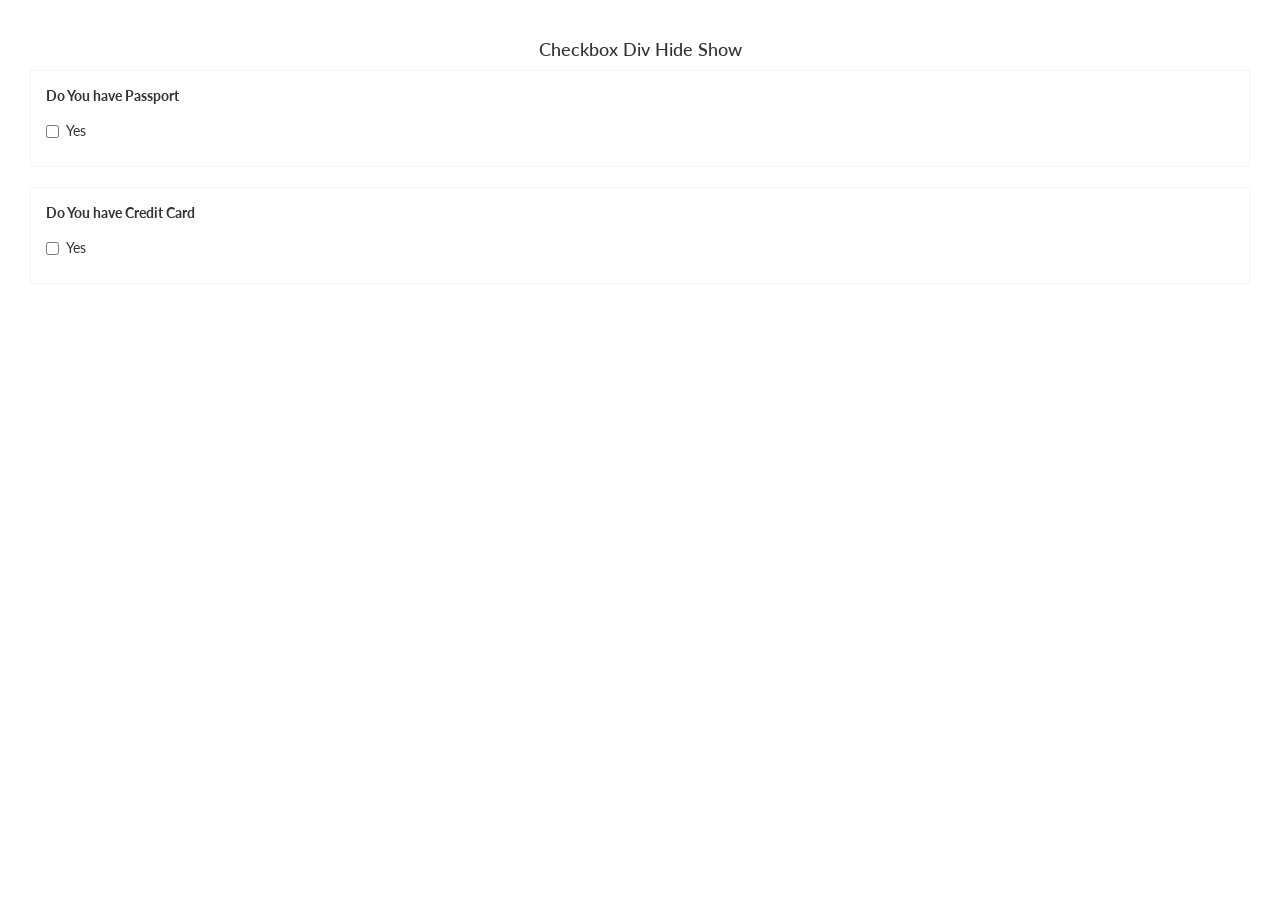
<file: Câu 12_6651071085/index.html>
<!DOCTYPE html>
<html lang="en">
<head>
<meta charset="UTF-8">	
<title>D CODE SHOW</title>
<link rel="stylesheet" href="css/bootstrap.min.css">
<link rel="stylesheet" href="css/style.css">
<style>
</style>
</head>
<body>
<h4>Checkbox Div Hide Show</h4>

<div class="checkbox-card">
	<label for="">Do You have Passport</label>
	<div class="checkbox">
		<label>
			<input type="checkbox" class="checkme">Yes
		</label>
	</div>
	<div class="passport-box">
		<input type="text" placeholder="Enter Passport Number" 
		class="form-control">
	</div>
	<div class="apply-box">
		<a href="">Apply For Passport</a>
	</div>
</div>
<br>
<div class="checkbox-card">
	<label for="">Do You have Credit Card</label>
	<div class="checkbox">
		<label>
			<input type="checkbox" class="checkme">Yes
		</label>
	</div>
	<div class="passport-box">
		<input type="text" placeholder="Enter Credit Card Number" 
		class="form-control">
	</div>
	<div class="apply-box">
		<a href="">Apply For Credit Card</a>
	</div>
</div>


<script src="js/jquery-latest.min.js"></script>
<script>
		$(document).ready(function(){
			$(".checkme").click(function(){
				if($(this).is(":checked")){
					$(this).closest(".checkbox-card").find(".passport-box").show();
					$(this).closest(".checkbox-card").find(".apply-box").hide();
				}else{
					$(this).closest(".checkbox-card").find(".passport-box").hide();
					$(this).closest(".checkbox-card").find(".apply-box").show();
				}
			});
		});
	</script>	
</body>
</html>
</file>
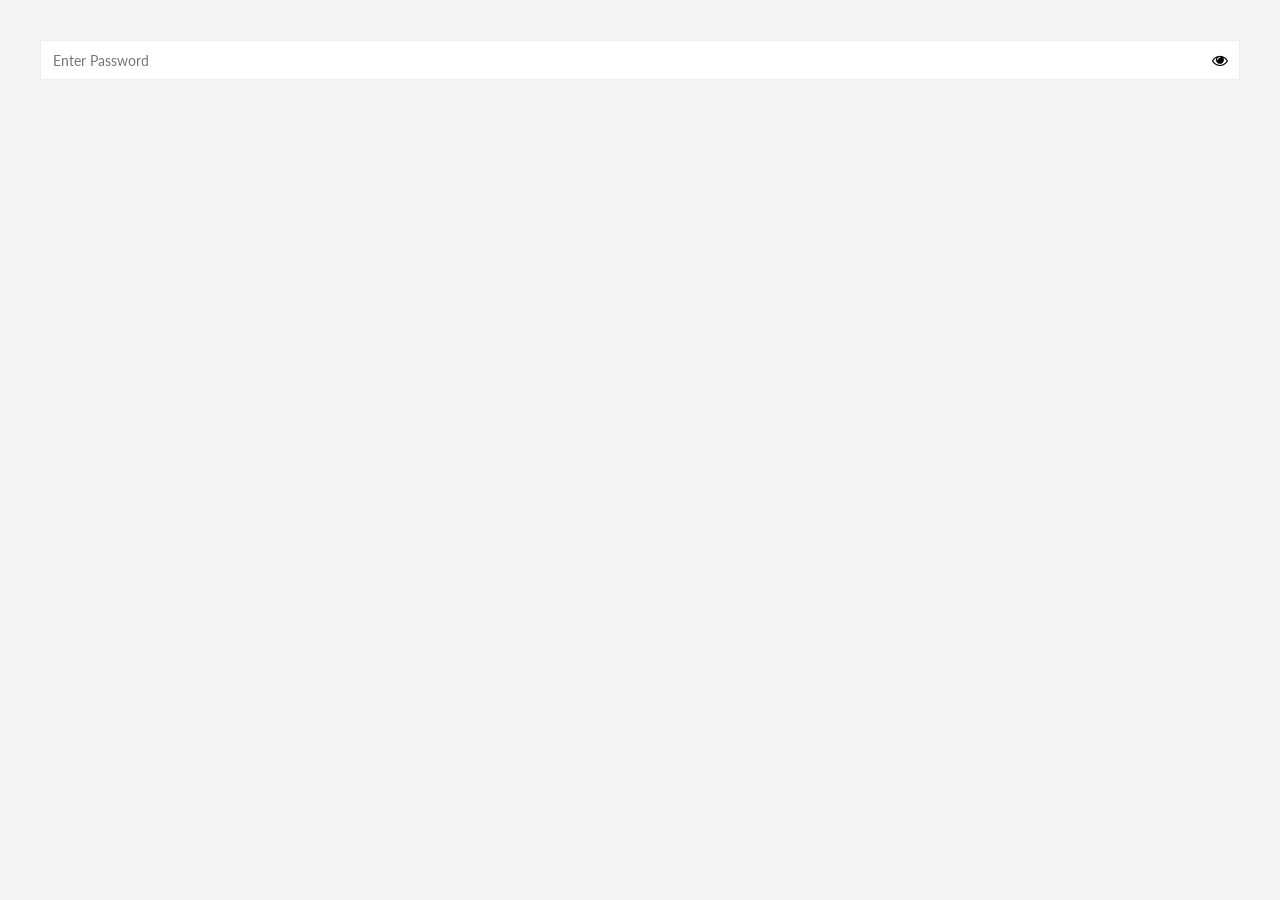
<file: Câu 13_6651071085/index.html>
<!DOCTYPE html>
<html lang="en">
<head>
<meta name="viewport" content="width=device-width, initial-scale=1.0, user-scalable=no">
<title>Home</title>
<meta charset="UTF-8">
<!--Font Awesome CDN Link-->
<link href="https://stackpath.bootstrapcdn.com/font-awesome/4.7.0/css/font-awesome.min.css" rel="stylesheet" type="text/css"/>
<link rel="stylesheet" href="css/style.css">
</head>
<body>

	<div class="password-show-card">
		<input type="password" class="input-control" placeholder="Enter Password">
		<i class="fa fa-eye password-show"></i>
		<!-- <i class="fa fa-eye-slash"></i> -->
	</div>

	
<script src="js/jquery-latest.min.js"></script>
	<script>	
		/*Sau khi người dùng nhập vào mật khẩu, sử dụng Jquery để xử lý khi người dùng click vào 
icon “Mắt” sẽ hiện ra nguyên bản mật khẩu đã nhập.*/
		$(document).ready(function(){
			
			$(".password-show").click(function(){
				var input = $(this).siblings(".input-control");
				if(input.attr("type") === "password"){
					input.attr("type", "text");
					$(this).removeClass("fa-eye").addClass("fa-eye-slash");
				}else{
					input.attr("type", "password");
					$(this).removeClass("fa-eye-slash").addClass("fa-eye");
				}
			});
		});	
	</script>
</body>
</html>
</file>
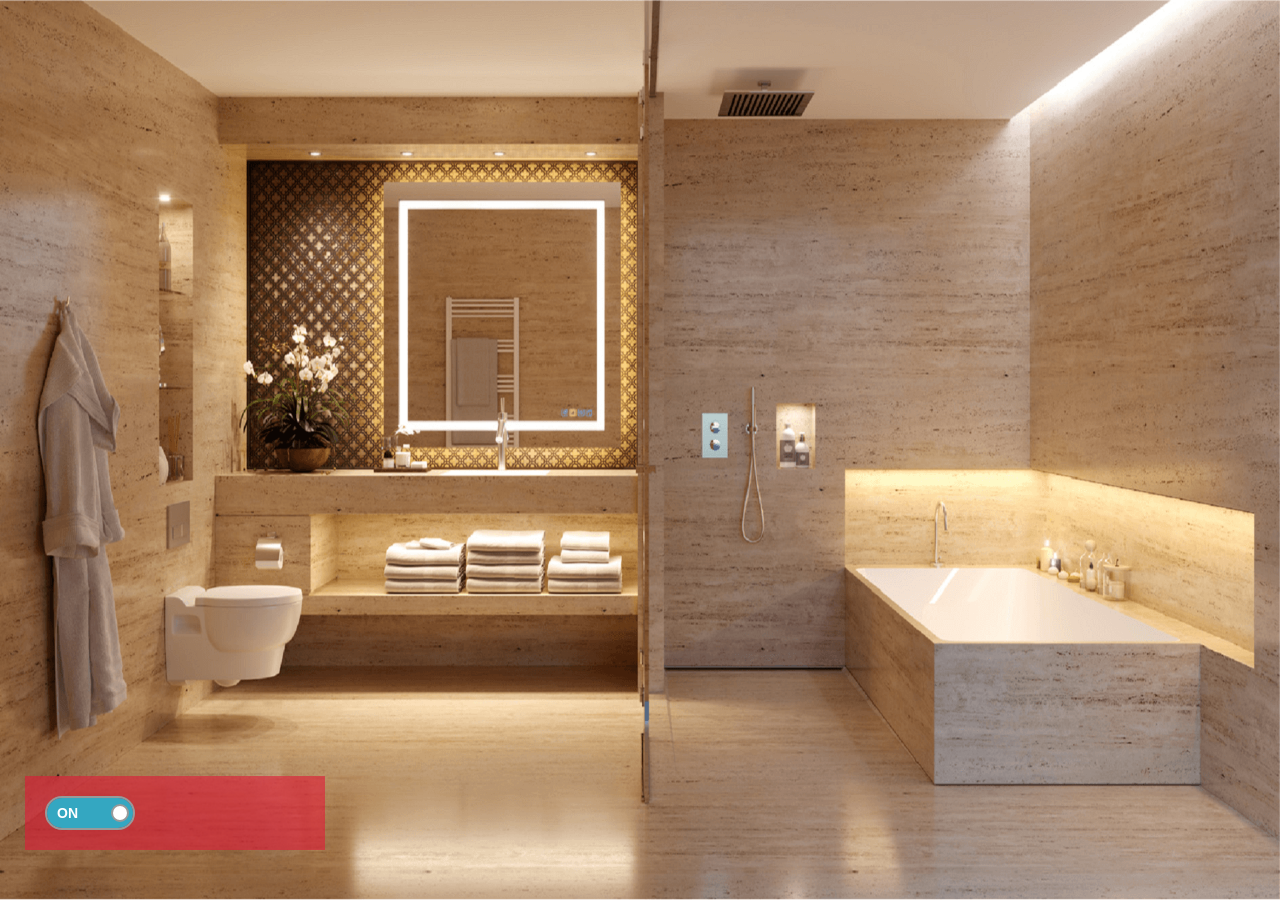
<file: Câu 14_6651071085/index.html>
<!DOCTYPE html>
<html lang="en">

<head>
    <meta name="viewport" content="width=device-width, initial-scale=1.0, user-scalable=no">
    <title>Home</title>
    <meta charset="UTF-8">

    <link rel="stylesheet" href="css/style.css">
</head>

<body>

    <!--IMAGE EFFECT-->
    <div class="image-effect" id="image-effect-2">
        <img src="images/off.png" class="fadeEffect">
        <img src="images/on.png">
    </div>

    <!--Switch Button-->
    <div class="switch-btn">
        <div class="onoffswitch">
            <input type="checkbox" name="onoffswitch" class="onoffswitch-checkbox toggle-switch-2" id="myonoffswitch" tabindex="0" checked>
            <label class="onoffswitch-label" for="myonoffswitch">
            <span class="onoffswitch-inner"></span>
            <span class="onoffswitch-switch"></span>
            </label>
        </div>
    </div>

    <script src="js/jquery-latest.min.js"></script>
    <script>
        $(document).ready(function () {
            // Hàm cập nhật theme theo trạng thái nút toggle
            function applyTheme() {
                if ($('#myonoffswitch').is(':checked')) {
                    // "On": Chuyển sang theme nền sáng (on.png)
                    $('img[src="images/on.png"]').addClass('fadeEffect');
                    $('img[src="images/off.png"]').removeClass('fadeEffect');
                } else {
                    // "Off": Chuyển sang theme nền tối (off.png)
                    $('img[src="images/off.png"]').addClass('fadeEffect');
                    $('img[src="images/on.png"]').removeClass('fadeEffect');
                }
            }

            // Gọi lúc trang vừa load
            applyTheme();

            // Xử lý khi người dùng toggle nút bấm
            $('#myonoffswitch').on('change', function () {
                applyTheme();
            });
        });
    </script>
</body>

</html>
</file>
<file: Câu 12_6651071085/css/style.css>
@import url('https://fonts.googleapis.com/css?family=Lato:400,700,900|Open+Sans:300,400|Oswald:400,700');
* { padding: 0; margin: 0; box-sizing: border-box }
body {font-family:'Lato',sans-serif;padding: 30px;}

/**************/
h4{text-align: center}

.checkbox-card{
	border: 1px solid #f4f4f4;
	padding: 15px;
}

.passport-box{
	display: none
}

.apply-box{
	margin-top: 10px;
	display: none
}
</file>
<file: Câu 13_6651071085/css/style.css>
@import url('https://fonts.googleapis.com/css?family=Lato:400,700,900|Open+Sans:300,400|Oswald:400,700');

* {
padding: 0;
margin: 0;
box-sizing: border-box;
font-family: 'Lato', sans-serif;
}

html,body{
width: 100%;
height: 100%;
background: #f4f4f4;
padding: 20px;
}

/***************/

.password-show-card{
	position: relative
}

.password-show-card .input-control{
	width: 100%;
	height: 40px;
	background: #fff;
	border: 1px solid #eee;
	box-shadow: 0px 0px 2px #eee;
	padding: 6px 12px;
	font-size: 14px;
	color: #333333
}

.password-show-card .input-control:focus{
border: 1px solid #66afe9;
}

.password-show-card .password-show{
position: absolute;
top: 12px;
right: 12px;
cursor: pointer;
}
</file>
<file: Câu 14_6651071085/css/style.css>
@import url('https://fonts.googleapis.com/css?family=Lato:400,700,900|Open+Sans:300,400|Oswald:400,700');
* {
    padding: 0;
    margin: 0;
    box-sizing: border-box
}

body {
    font-family: 'Lato', sans-serif;
    background: #eaebeb;
}


/**************/


/******Image Transition Effect*********/

.image-effect {
    position: relative;
}

.image-effect img {
    position: absolute;
    left: 0;
    transition: opacity 1.2s ease-in-out;
    opacity: 0;
    height: 100vh;
    width: 100%;
}

.image-effect img.fadeEffect {
    opacity: 1;
}


/****/

.switch-btn {
    margin-left: 25px;
    position: absolute;
    bottom: 50px;
    z-index: 10;
    background: rgba(226, 25, 55, .6);
    width: 300px;
    padding: 20px;
    display: flex;
    align-items: center;
}

.onoffswitch {
    position: relative;
    width: 90px;
    -webkit-user-select: none;
    -moz-user-select: none;
    -ms-user-select: none;
}

.onoffswitch-checkbox {
    position: absolute;
    opacity: 0;
    pointer-events: none;
}

.onoffswitch-label {
    display: block;
    overflow: hidden;
    cursor: pointer;
    border: 2px solid #999999;
    border-radius: 20px;
}

.onoffswitch-inner {
    display: block;
    width: 200%;
    margin-left: -100%;
    transition: margin 0.3s ease-in 0s;
}

.onoffswitch-inner:before,
.onoffswitch-inner:after {
    display: block;
    float: left;
    width: 50%;
    height: 30px;
    padding: 0;
    line-height: 30px;
    font-size: 14px;
    color: white;
    font-family: Trebuchet, Arial, sans-serif;
    font-weight: bold;
    box-sizing: border-box;
}

.onoffswitch-inner:before {
    content: "ON";
    padding-left: 10px;
    background-color: #34A7C1;
    color: #FFFFFF;
}

.onoffswitch-inner:after {
    content: "OFF";
    padding-right: 10px;
    background-color: #EEEEEE;
    color: #999999;
    text-align: right;
}

.onoffswitch-switch {
    display: block;
    width: 18px;
    margin: 6px;
    background: #FFFFFF;
    position: absolute;
    top: 2px;
    bottom: 0;
    right: 56px;
    border: 2px solid #999999;
    border-radius: 20px;
    transition: all 0.3s ease-in 0s;
    height: 18px;
}

.onoffswitch-checkbox:checked+.onoffswitch-label .onoffswitch-inner {
    margin-left: 0;
}

.onoffswitch-checkbox:checked+.onoffswitch-label .onoffswitch-switch {
    right: 0px;
}
</file>
